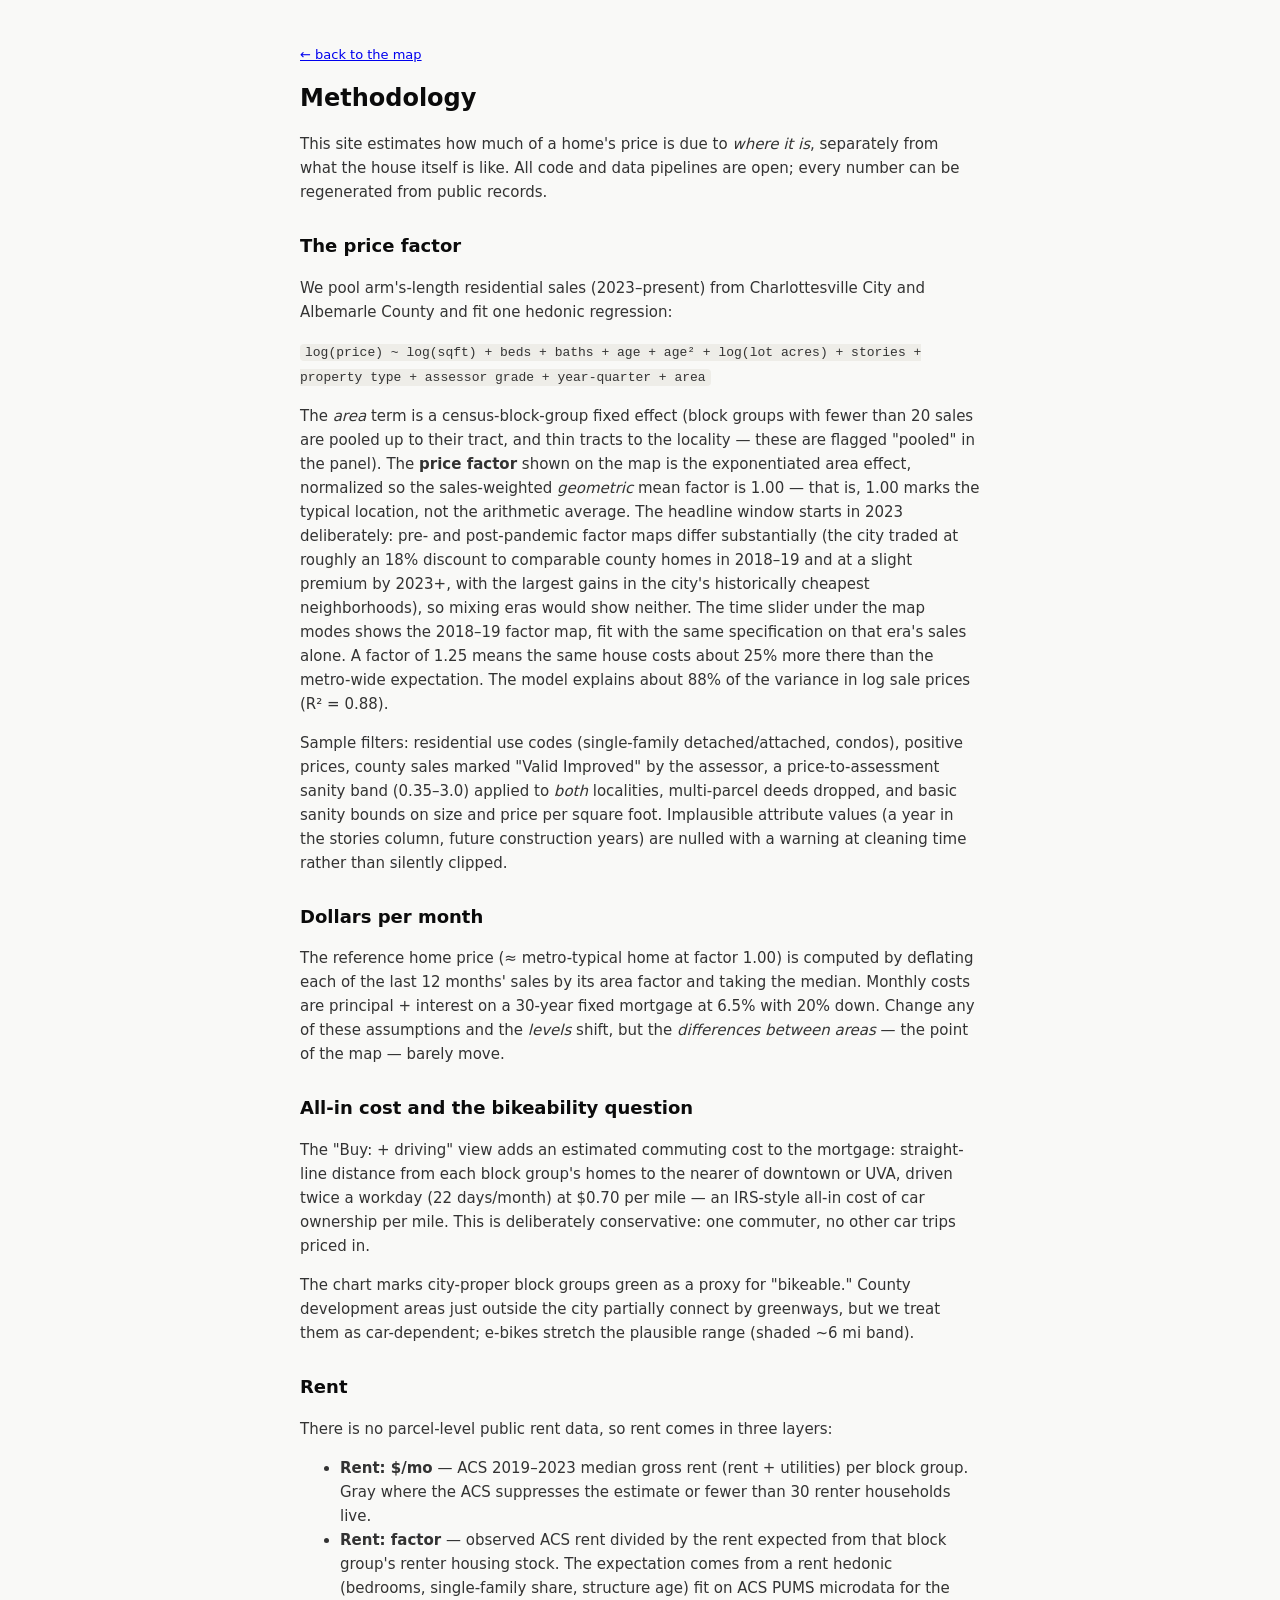
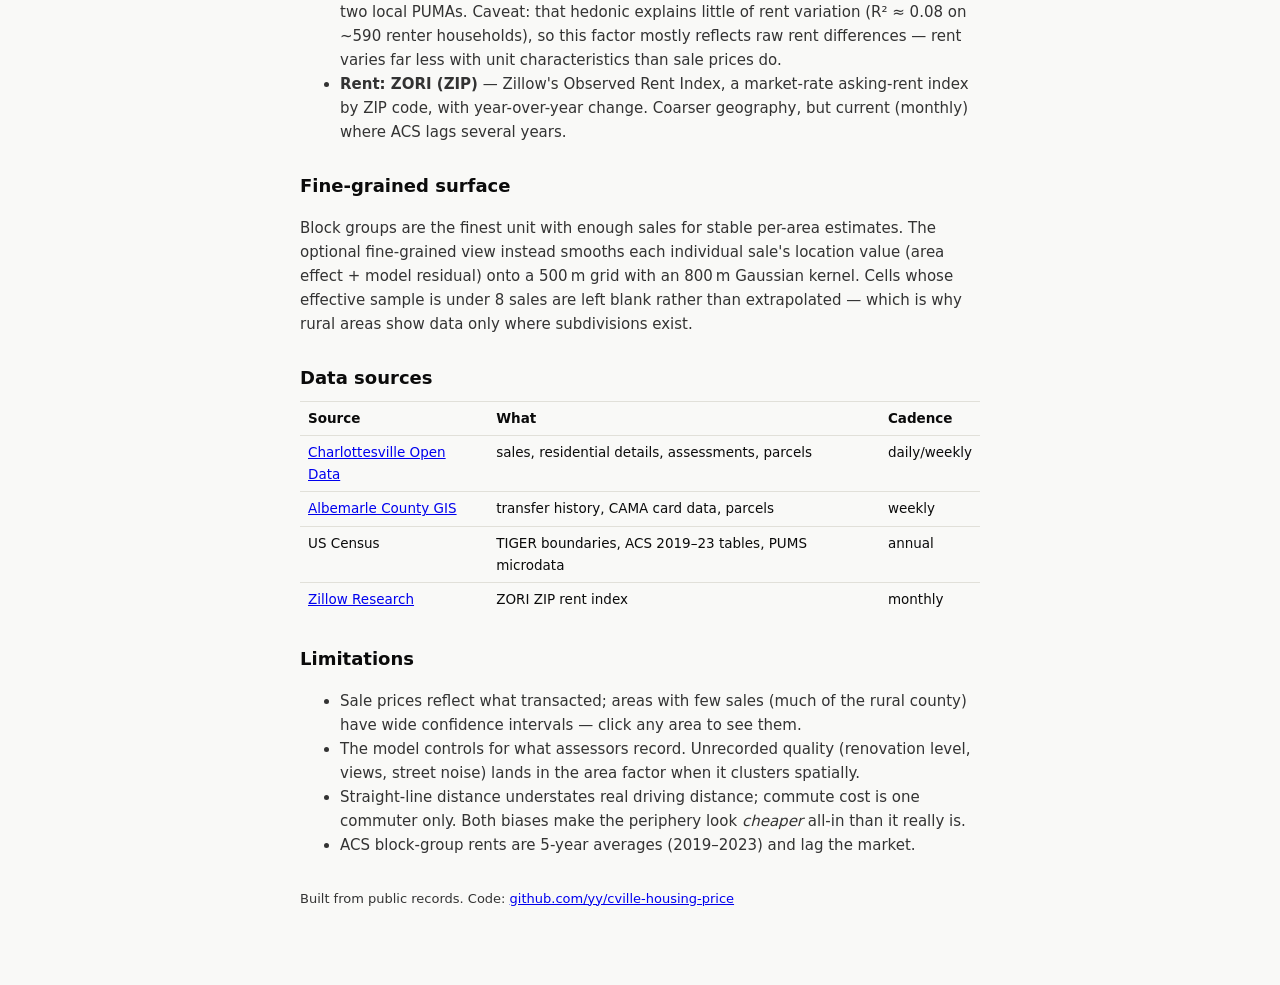
<file: site/methodology.html>
<!DOCTYPE html>
<html lang="en">
<head>
<meta charset="utf-8" />
<meta name="viewport" content="width=device-width, initial-scale=1" />
<title>Methodology — Charlottesville / Housing price map</title>
<link href="style.css" rel="stylesheet" />
<style>
  body { position: static; background: #f9f9f7; }
  main {
    max-width: 720px; margin: 0 auto; padding: 32px 20px 64px;
    font-size: 15px; line-height: 1.6; color: var(--text-primary);
  }
  main h1 { font-size: 24px; margin: 0 0 4px; }
  main h2 { font-size: 18px; margin: 28px 0 8px; }
  main p, main li { color: #333; }
  main code { background: #eeede8; padding: 1px 5px; border-radius: 4px; font-size: 13px; }
  .back { font-size: 13px; }
  table.src { border-collapse: collapse; width: 100%; font-size: 13.5px; }
  table.src td, table.src th { border-top: 1px solid #e1e0d9; padding: 6px 8px; text-align: left; vertical-align: top; }
</style>
</head>
<body>
<main>
<p class="back"><a href="./">← back to the map</a></p>
<h1>Methodology</h1>
<p>
This site estimates how much of a home's price is due to <em>where it is</em>,
separately from what the house itself is like. All code and data pipelines are
open; every number can be regenerated from public records.
</p>

<h2>The price factor</h2>
<p>
We pool arm's-length residential sales (2023–present) from Charlottesville City
and Albemarle County and fit one hedonic regression:
</p>
<p>
<code>log(price) ~ log(sqft) + beds + baths + age + age² + log(lot acres) +
stories + property type + assessor grade + year-quarter + area</code>
</p>
<p>
The <em>area</em> term is a census-block-group fixed effect (block groups with
fewer than 20 sales are pooled up to their tract, and thin tracts to the
locality — these are flagged "pooled" in the panel). The <strong>price
factor</strong> shown on the map is the exponentiated area effect, normalized so
the sales-weighted <em>geometric</em> mean factor is 1.00 — that is, 1.00 marks
the typical location, not the arithmetic average. The headline window starts in
2023 deliberately: pre- and post-pandemic factor maps differ substantially (the
city traded at roughly an 18% discount to comparable county homes in 2018–19
and at a slight premium by 2023+, with the largest gains in the city's
historically cheapest neighborhoods), so mixing eras would show neither. The
time slider under the map modes shows the 2018–19 factor map, fit with the
same specification on that era's sales alone. A factor of 1.25 means the same
house costs about 25% more there than the metro-wide expectation. The model
explains about 88% of the variance in log sale prices (R² = 0.88).
</p>
<p>
Sample filters: residential use codes (single-family detached/attached,
condos), positive prices, county sales marked "Valid Improved" by the assessor,
a price-to-assessment sanity band (0.35–3.0) applied to <em>both</em>
localities, multi-parcel deeds dropped, and basic sanity bounds on size and
price per square foot. Implausible attribute values (a year in the stories
column, future construction years) are nulled with a warning at cleaning time
rather than silently clipped.
</p>

<h2>Dollars per month</h2>
<p>
The reference home price (≈ metro-typical home at factor 1.00) is computed by
deflating each of the last 12 months' sales by its area factor and taking the
median. Monthly costs are principal + interest on a 30-year fixed mortgage at
6.5% with 20% down. Change any of these assumptions and the <em>levels</em>
shift, but the <em>differences between areas</em> — the point of the map —
barely move.
</p>

<h2>All-in cost and the bikeability question</h2>
<p>
The "Buy: + driving" view adds an estimated commuting cost to the mortgage:
straight-line distance from each block group's homes to the nearer of downtown
or UVA, driven twice a workday (22 days/month) at $0.70 per mile — an IRS-style
all-in cost of car ownership per mile. This is deliberately conservative: one
commuter, no other car trips priced in.
</p>
<p>
The chart marks city-proper block groups green as a proxy for "bikeable."
County development areas just outside the city partially connect by greenways,
but we treat them as car-dependent; e-bikes stretch the plausible range
(shaded ~6 mi band).
</p>

<h2>Rent</h2>
<p>
There is no parcel-level public rent data, so rent comes in three layers:
</p>
<ul>
<li><strong>Rent: $/mo</strong> — ACS 2019–2023 median gross rent (rent +
utilities) per block group. Gray where the ACS suppresses the estimate or
fewer than 30 renter households live.</li>
<li><strong>Rent: factor</strong> — observed ACS rent divided by the rent
expected from that block group's renter housing stock. The expectation comes
from a rent hedonic (bedrooms, single-family share, structure age) fit on ACS
PUMS microdata for the two local PUMAs. Caveat: that hedonic explains little
of rent variation (R² ≈ 0.08 on ~590 renter households), so this factor mostly
reflects raw rent differences — rent varies far less with unit characteristics
than sale prices do.</li>
<li><strong>Rent: ZORI (ZIP)</strong> — Zillow's Observed Rent Index, a
market-rate asking-rent index by ZIP code, with year-over-year change. Coarser
geography, but current (monthly) where ACS lags several years.</li>
</ul>

<h2>Fine-grained surface</h2>
<p>
Block groups are the finest unit with enough sales for stable per-area
estimates. The optional fine-grained view instead smooths each individual
sale's location value (area effect + model residual) onto a 500&thinsp;m grid
with an 800&thinsp;m Gaussian kernel. Cells whose effective sample is under 8
sales are left blank rather than extrapolated — which is why rural areas show
data only where subdivisions exist.
</p>

<h2>Data sources</h2>
<table class="src">
<tr><th>Source</th><th>What</th><th>Cadence</th></tr>
<tr><td><a href="https://opendata.charlottesville.org/">Charlottesville Open Data</a></td>
<td>sales, residential details, assessments, parcels</td><td>daily/weekly</td></tr>
<tr><td><a href="https://www.albemarle.org/government/information-technology/geographic-information-system-gis-mapping/gis-data">Albemarle County GIS</a></td>
<td>transfer history, CAMA card data, parcels</td><td>weekly</td></tr>
<tr><td>US Census</td><td>TIGER boundaries, ACS 2019–23 tables, PUMS microdata</td><td>annual</td></tr>
<tr><td><a href="https://www.zillow.com/research/data/">Zillow Research</a></td>
<td>ZORI ZIP rent index</td><td>monthly</td></tr>
</table>

<h2>Limitations</h2>
<ul>
<li>Sale prices reflect what transacted; areas with few sales (much of the
rural county) have wide confidence intervals — click any area to see them.</li>
<li>The model controls for what assessors record. Unrecorded quality
(renovation level, views, street noise) lands in the area factor when it
clusters spatially.</li>
<li>Straight-line distance understates real driving distance; commute cost is
one commuter only. Both biases make the periphery look <em>cheaper</em> all-in
than it really is.</li>
<li>ACS block-group rents are 5-year averages (2019–2023) and lag the market.</li>
</ul>

<p class="back" style="margin-top:32px">
Built from public records. Code:
<a href="https://github.com/yy/cville-housing-price">github.com/yy/cville-housing-price</a>
</p>
</main>
</body>
</html>
</file>
<file: site/style.css>
:root {
  --surface: #fcfcfb;
  --text-primary: #0b0b0b;
  --text-secondary: #52514e;
  --muted: #898781;
  --border: rgba(11, 11, 11, 0.1);
}

* { box-sizing: border-box; }

body {
  margin: 0;
  font-family: system-ui, -apple-system, "Segoe UI", sans-serif;
  color: var(--text-primary);
}

#map { position: fixed; inset: 0; }

.panel {
  position: absolute;
  background: var(--surface);
  border: 1px solid var(--border);
  border-radius: 10px;
  box-shadow: 0 2px 10px rgba(0, 0, 0, 0.08);
  padding: 14px 16px;
  max-width: 320px;
}

#titlebar { top: 12px; left: 12px; }
#titlebar h1 { margin: 0; font-size: 18px; }
#subtitle { margin: 2px 0 8px; color: var(--text-secondary); font-size: 13px; }
.explain { margin: 0 0 10px; font-size: 12.5px; color: var(--text-secondary); line-height: 1.45; }

.legend { font-size: 11px; color: var(--text-secondary); }
.legend .bar {
  display: flex; height: 10px; border-radius: 4px; overflow: hidden;
  border: 1px solid var(--border);
}
.legend .bar span { flex: 1; }
.legend .ticks { display: flex; justify-content: space-between; margin-top: 3px; }
.legend .assumption { margin-top: 6px; color: var(--muted); }

.meta { margin: 10px 0 0; font-size: 11px; color: var(--muted); }

#detail { top: 12px; right: 12px; min-width: 260px; }
#detail h2 { margin: 0 0 2px; font-size: 14px; padding-right: 20px; }
#close {
  position: absolute; top: 6px; right: 8px;
  border: 0; background: none; font-size: 18px; cursor: pointer; color: var(--muted);
}
.factor-line { margin: 6px 0 10px; }
#d-factor { font-size: 30px; font-weight: 650; }
#d-ci { margin-left: 8px; font-size: 12px; color: var(--muted); }
#d-table { width: 100%; border-collapse: collapse; font-size: 12.5px; }
#d-table td { padding: 3px 0; border-top: 1px solid #e1e0d9; }
#d-table td:last-child { text-align: right; font-variant-numeric: tabular-nums; }
.pooled-note { font-size: 11.5px; color: var(--muted); margin: 8px 0 0; }

#mode { display: grid; grid-template-columns: 1fr 1fr; gap: 6px; margin: 0 0 10px; }
#mode button {
  flex: 1;
  font: inherit;
  font-size: 12px;
  padding: 5px 8px;
  border: 1px solid var(--border);
  border-radius: 6px;
  background: none;
  cursor: pointer;
  color: var(--text-secondary);
}
#mode button.active {
  background: #0b0b0b;
  color: #fff;
  border-color: #0b0b0b;
}
#mode button.wide { grid-column: 1 / -1; }

#insight { bottom: 12px; left: 12px; width: 320px; }
#insight h2 { margin: 0 0 4px; font-size: 14px; }
#insight .explain { margin-bottom: 6px; }
#chart { width: 100%; height: auto; display: block; }
.c-grid { stroke: #e1e0d9; stroke-width: 1; }
.c-tick, .c-band { font-size: 9px; fill: #898781; }
.c-dot { fill: #898781; opacity: 0.4; }
.c-dot-zone { fill: #0e7a54; opacity: 0.75; }
.c-dot:hover { opacity: 1; }
.zone-key { color: #0e7a54; }
#fine-wrap {
  display: block;
  font-size: 11.5px;
  color: var(--text-secondary);
  margin: 0 0 8px;
  cursor: pointer;
}
.c-line { fill: none; stroke-width: 2; stroke-linejoin: round; }
.c-housing { stroke: #2a78d6; }
.c-allin { stroke: #eb6834; }
.c-allin2 { stroke: #4a3aa7; }
.c-lab { font-size: 10px; font-weight: 600; }
.c-lab-housing { fill: #1c5cab; }
.c-lab-allin { fill: #b84a1e; }
.c-lab-allin2 { fill: #4a3aa7; }

@media (max-width: 900px) {
  #insight { display: none; }
}

/* --------------------------------------------------------- era slider */

#era-wrap { margin: 0 0 10px; }
#era-wrap input[type="range"] {
  width: 100%;
  margin: 0;
  accent-color: #0b0b0b;
  cursor: pointer;
}
#era-ticks {
  display: flex;
  justify-content: space-between;
  font-size: 11px;
  color: var(--muted);
  margin-top: 1px;
}
#era-ticks span { cursor: pointer; }
#era-ticks span.active { color: var(--text-primary); font-weight: 650; }
.era-note { font-size: 11.5px; color: var(--muted); margin: 0 0 8px; }

/* --------------------------------------------------------- story mode */

#story-btn {
  position: absolute;
  top: 12px;
  right: 12px;
  font: inherit;
  font-size: 11.5px;
  padding: 3px 10px;
  border: 1px solid var(--border);
  border-radius: 999px;
  background: none;
  color: var(--text-secondary);
  cursor: pointer;
}
#story-btn:hover { background: #0b0b0b; color: #fff; border-color: #0b0b0b; }

#story {
  position: fixed;
  inset: 0;
  overflow-y: auto;
  z-index: 4;
  scroll-behavior: smooth;
  -webkit-overflow-scrolling: touch;
}
#story-exit {
  position: fixed;
  top: 12px;
  right: 12px;
  z-index: 6;
  font: inherit;
  font-size: 12.5px;
  padding: 5px 12px;
  border: 1px solid var(--border);
  border-radius: 999px;
  background: var(--surface);
  color: var(--text-secondary);
  cursor: pointer;
  box-shadow: 0 2px 10px rgba(0, 0, 0, 0.08);
}
#story-exit:hover { background: #0b0b0b; color: #fff; border-color: #0b0b0b; }
.story-step {
  min-height: 100vh;
  display: flex;
  align-items: center;
  padding: 24px 12px;
  pointer-events: none;
}
.story-card {
  pointer-events: auto;
  background: var(--surface);
  border: 1px solid var(--border);
  border-radius: 10px;
  box-shadow: 0 2px 14px rgba(0, 0, 0, 0.12);
  padding: 16px 18px;
  max-width: 340px;
  margin-left: 12px;
}
.story-card h3 { margin: 0 0 6px; font-size: 15px; }
.story-card p { margin: 0 0 8px; font-size: 13px; color: var(--text-secondary); line-height: 1.5; }
.story-card p:last-child { margin-bottom: 0; }
.story-hint { font-size: 11.5px; color: var(--muted); }
.story-chart { width: 100%; height: auto; display: block; margin-top: 4px; }
body.storying #titlebar,
body.storying #insight,
body.storying #detail { display: none; }
.c-band-zone { fill: #0e7a54; }
.zone-hi .c-dot { opacity: 0.18; }
.zone-hi .c-dot-zone { opacity: 0.95; }

@media (max-width: 640px) {
  .story-step { align-items: flex-end; }
  .story-card { margin: 0 auto 40px; }
}

#tooltip {
  position: fixed;
  pointer-events: none;
  background: var(--surface);
  border: 1px solid var(--border);
  border-radius: 6px;
  box-shadow: 0 2px 8px rgba(0, 0, 0, 0.12);
  padding: 6px 9px;
  font-size: 12px;
  z-index: 10;
}
#tooltip .tt-factor { font-weight: 650; font-size: 14px; }
#tooltip .tt-sub { color: var(--text-secondary); }

@media (max-width: 640px) {
  .panel { max-width: calc(100vw - 24px); }
  #detail { top: auto; bottom: 12px; right: 12px; left: 12px; }
}
</file>
